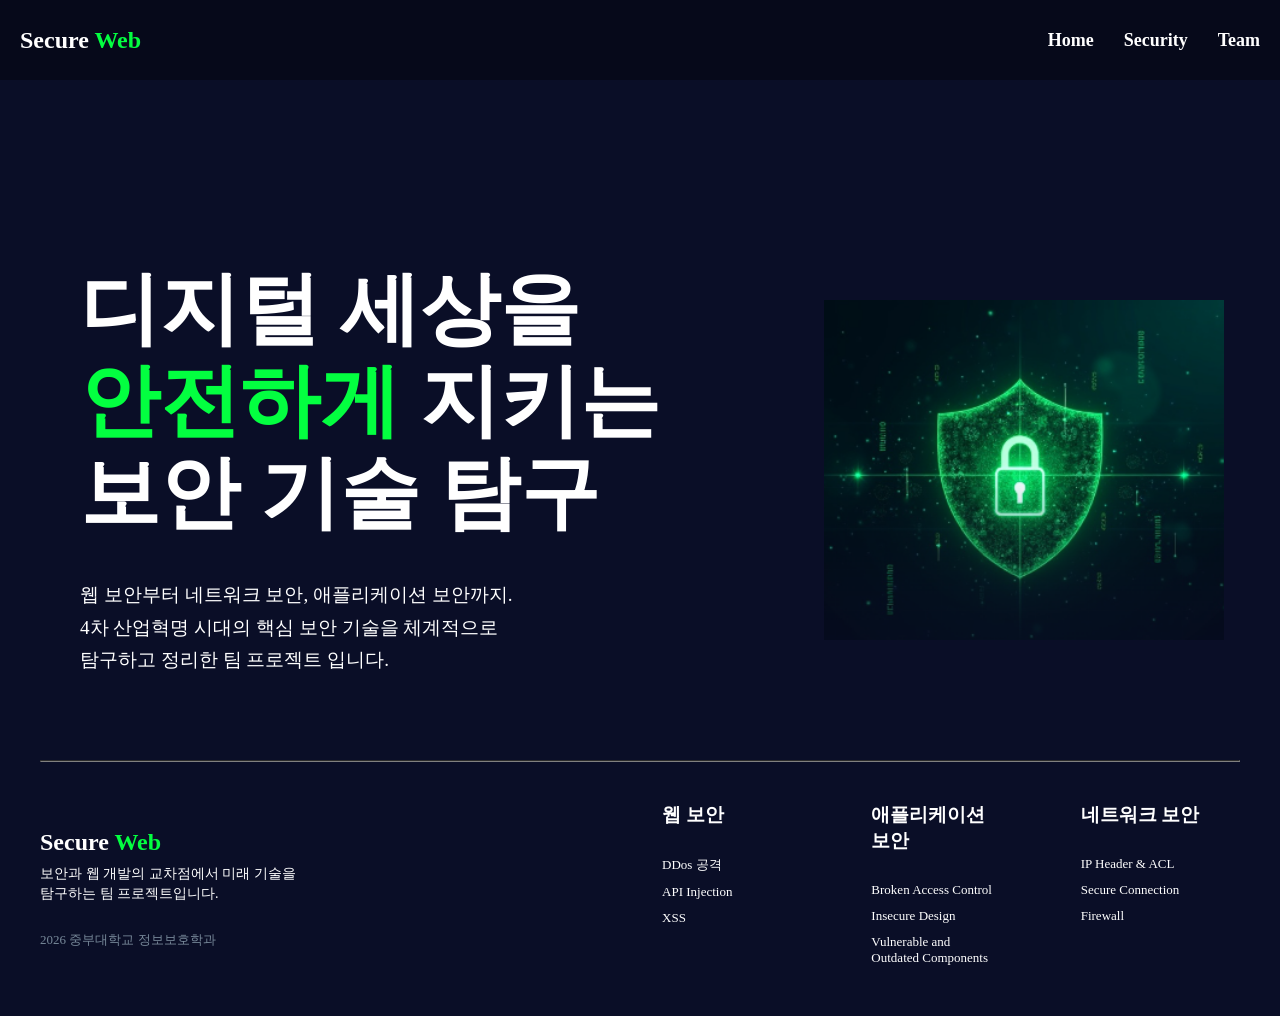
<file: index.html>
<!doctype html>
<html lang="en">
  <head>
    <meta charset="UTF-8" />
    <meta name="viewport" content="width=device-width, initial-scale=1.0" />
    <title>SecureWeb</title>
    <link rel="stylesheet" href="jungeun-style.css" />
  </head>
  <body>
    <nav class="navbar">
      <div class="container">
        <button class="more" id="menuBtn" aria-label="메뉴 열기">
          <span></span><span></span><span></span>
        </button>
        <div class="logo">
          <span class="logo-def">Secure </span
          ><span class="logo-high">Web</span>
        </div>
        <ul class="nav">
          <li><a href="index.html">Home</a></li>
          <li><a href="security.html">Security</a></li>
          <li><a href="team.html">Team</a></li>
        </ul>
      </div>
    </nav>

    <div class="mobile-menu" id="mobileMenu">
      <a href="index.html">Home</a>
      <a href="security.html">Security</a>
      <a href="team.html">Team</a>
    </div>

    <div class="main">
      <div class="top"></div>
      <div class="content">
        <div class="left">
          <div class="left-content">
            <div class="title">
              <h1>
                <span class="title-def">디지털 세상을<br /></span>
                <span class="title-high">안전하게 </span
                ><span class="title-def">지키는</span><br />
                <span class="title-def">보안 기술 탐구</span>
              </h1>
            </div>
            <div class="ex">
              <p>
                웹 보안부터 네트워크 보안, 애플리케이션 보안까지.<br />
                4차 산업혁명 시대의 핵심 보안 기술을 체계적으로<br />
                탐구하고 정리한 팀 프로젝트 입니다.
              </p>
            </div>
          </div>
        </div>
        <div class="right">
          <div class="right-content">
            <div class="right-image">
              <img src="img_1.png" alt="locker" />
            </div>
          </div>
        </div>
      </div>
      <div class="bottom">
        <hr />
        <div class="bottom-content">
          <div class="bottom-left">
            <div class="bottom-title">
              <h2>Secure <span class="bottom-high">Web</span></h2>
            </div>
            <div class="bottom-ex">
              <p>
                보안과 웹 개발의 교차점에서 미래 기술을<br />탐구하는 팀
                프로젝트입니다.
              </p>
            </div>
            <br />
            <div class="bottom-secure">2026 중부대학교 정보보호학과</div>
          </div>
          <div class="bottom-topics">
            <div class="bottom-web">
              <h3>웹 보안</h3>
              <br />
              <ul>
                <li>DDos 공격</li>
                <li>API Injection</li>
                <li>XSS</li>
              </ul>
            </div>
            <div class="bottom-app">
              <h3>애플리케이션 보안</h3>
              <br />
              <ul>
                <li>Broken Access Control</li>
                <li>Insecure Design</li>
                <li>Vulnerable and Outdated Components</li>
              </ul>
            </div>
            <div class="bottom-network">
              <h3>네트워크 보안</h3>
              <br />
              <ul>
                <li>IP Header & ACL</li>
                <li>Secure Connection</li>
                <li>Firewall</li>
              </ul>
            </div>
          </div>
        </div>
      </div>
    </div>

    
    </div>
  </body>
</html>
</file>
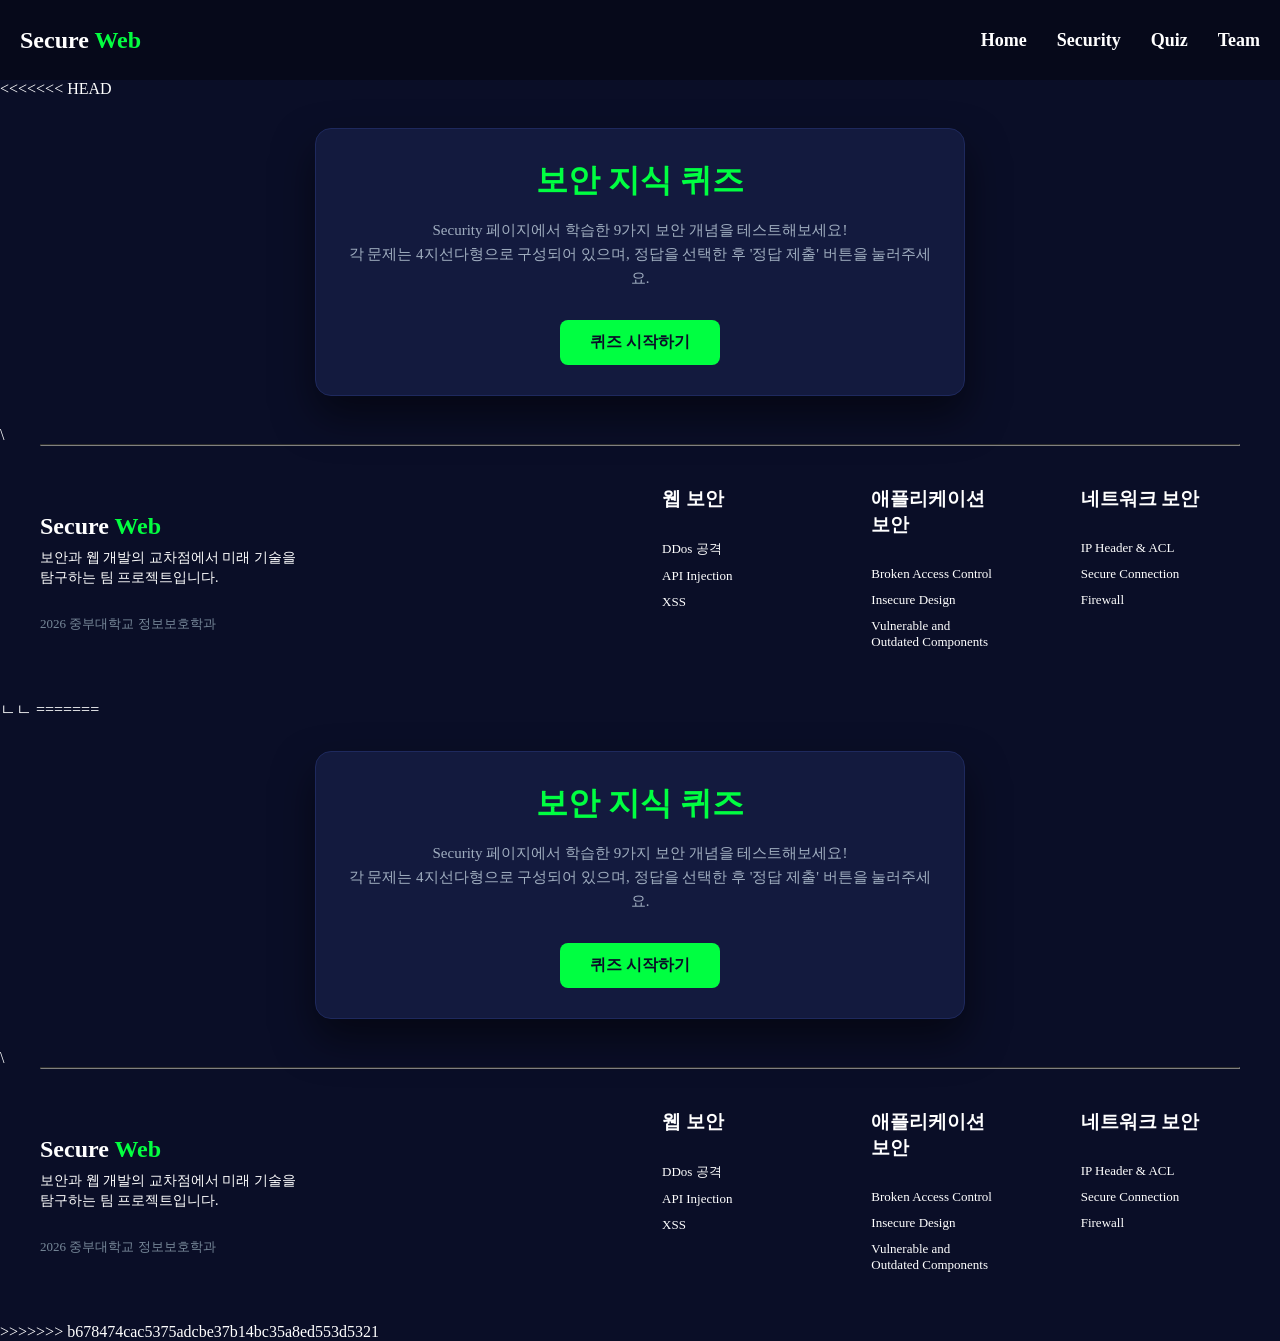
<file: quiz.html>
<<<<<<< HEAD
<!doctype html>
<html lang="en">
  <head>
    <meta charset="UTF-8" />
    <meta name="viewport" content="width=device-width, initial-scale=1.0" />
    <title>SecureWeb | Quiz</title>
    <link rel="stylesheet" href="style.css" />
    <style>
        /* 퀴즈 본문에 최적화된 다크 테마 보조 서식 */
        .quiz-body-wrapper {
            font-family: 'Segoe UI', Tahoma, Geneva, Verdana, sans-serif;
            color: #FFFFFF;
            display: flex;
            justify-content: center;
            align-items: center;
            padding: 40px 20px;
        }

        .quiz-container {
            background-color: #131A3E;
            width: 100%;
            max-width: 650px;
            border-radius: 16px;
            padding: 30px;
            box-shadow: 0 20px 40px rgba(0, 0, 0, 0.5);
            border: 1px solid #1E295D;
        }

        @media (max-width: 480px) {
            .quiz-container { padding: 20px; }
            .quiz-main-title { font-size: 24px !important; }
            .question-text { font-size: 18px !important; }
            .option-btn { padding: 12px !important; font-size: 14px; }
        }

        .hidden { display: none !important; }

        .quiz-main-title {
            color: #00FF41;
            text-align: center;
            margin-bottom: 15px;
            font-size: 32px;
            font-weight: bold;
        }

        .description {
            text-align: center;
            color: #A0AEC0;
            margin-bottom: 30px;
            line-height: 1.6;
            font-size: 15px;
        }

        .progress-container { margin-bottom: 20px; }
        .status-text {
            display: flex;
            justify-content: space-between;
            color: #A0AEC0;
            font-size: 14px;
            margin-bottom: 8px;
        }

        .progress-bar {
            background-color: #2D3748;
            height: 8px;
            border-radius: 4px;
            overflow: hidden;
        }

        .progress-fill {
            background-color: #00FF41;
            width: 0%;
            height: 100%;
            transition: width 0.3s ease;
        }

        .question-text {
            font-size: 22px;
            margin-bottom: 25px;
            line-height: 1.4;
            color: #FFFFFF;
        }

        .options-grid {
            display: flex;
            flex-direction: column;
            gap: 12px;
            margin-bottom: 25px;
        }

        .option-btn {
            background-color: #1A234D;
            color: #FFFFFF;
            border: 1px solid #2D3748;
            padding: 16px;
            border-radius: 10px;
            text-align: left;
            font-size: 16px;
            cursor: pointer;
            display: flex;
            align-items: center;
            width: 100%;
            transition: all 0.2s;
        }

        .option-btn.selected { border-color: #00FF41; background-color: #1A3A3A; }
        .option-btn.correct { border-color: #2ECC71; background-color: rgba(46, 204, 113, 0.2); color: #2ECC71; font-weight: bold; }
        .option-btn.wrong { border-color: #E74C3C; background-color: rgba(231, 76, 60, 0.2); color: #E74C3C; }

        .feedback-box {
            padding: 15px;
            border-radius: 4px;
            margin-bottom: 20px;
            font-size: 14px;
            line-height: 1.5;
            color: #FFFFFF;
        }

        .action-container {
            display: flex;
            justify-content: flex-end;
        }

        .action-btn {
            background-color: #00FF41;
            color: #0A0E27;
            border: none;
            padding: 12px 30px;
            font-size: 16px;
            font-weight: bold;
            border-radius: 8px;
            cursor: pointer;
        }

        .action-btn:disabled {
            background-color: #4A5568;
            color: #A0AEC0;
            cursor: not-allowed;
        }

        .score-box {
            background-color: #1A234D;
            padding: 30px;
            border-radius: 12px;
            max-width: 320px;
            margin: 25px auto;
            border: 1px solid #1E295D;
            text-align: center;
        }

        .score-num {
            font-size: 48px;
            font-weight: 800;
            color: #FFFFFF;
            margin-bottom: 5px;
        }

        .badge-text {
            display: inline-block;
            margin-top: 15px;
            padding: 6px 16px;
            background-color: #0A0E27;
            border-radius: 20px;
            font-weight: bold;
            border: 1px solid #2D3748;
        }
    </style>
  </head>
  <body>
    <nav class="navbar">
      <div class="container">
        <button class="more" id="menuBtn" aria-label="메뉴 열기">
          <span></span><span></span><span></span>
        </button>
        <div class="logo">
          <span class="logo-def">Secure </span
          ><span class="logo-high">Web</span>
        </div>
        <ul class="nav">
          <li><a href="index.html">Home</a></li>
          <li><a href="security.html">Security</a></li>
          <li><a href="quiz.html" class="active">Quiz</a></li>
          <li><a href="team.html">Team</a></li>
        </ul>
      </div>
    </nav>
    <div class="mobile-menu" id="mobileMenu">
      <a href="index.html">Home</a>
      <a href="security.html">Security</a>
      <a href="quiz.html">Quiz</a>
      <a href="team.html">Team</a>
    </div>

    <div class="quiz-section-wrapper">
        <div class="quiz-container" style="margin: 30px auto;">
            
            <div id="start-screen">
                <div class="quiz-main-title">보안 지식 퀴즈</div>
                <p class="description">
                    Security 페이지에서 학습한 9가지 보안 개념을 테스트해보세요!<br>
                    각 문제는 4지선다형으로 구성되어 있으며, 정답을 선택한 후 '정답 제출' 버튼을 눌러주세요.<br>
                </p>
                <div style="text-align: center;">
                    <button class="action-btn" id="start-btn">퀴즈 시작하기</button>
                </div>
            </div>

            <div id="quiz-screen" class="hidden">
                <div class="progress-container">
                    <div class="status-text">
                        <span id="question-counter">문제 1 / 9</span>
                        <span id="score-counter">현재 점수: 0점</span>
                    </div>
                    <div class="progress-bar">
                        <div class="progress-fill" id="progress-fill"></div>
                    </div>
                </div>

                <div class="question-text" id="question-text">질문 내용 로딩 중...</div>
                <div class="options-grid" id="options-container"></div>
                <div id="quiz-feedback-area"></div>

                <div class="action-container">
                    <button class="action-btn" id="next-btn" disabled>정답 제출</button>
                </div>
            </div>

            <div id="result-screen" class="hidden">
                <div class="quiz-main-title" style="text-align: center;">테스트 완료!</div>
                <p class="description" style="margin-bottom: 15px; text-align: center;">학습 결과를 확인해보세요.</p>
                
                <div class="score-box">
                    <div style="color: #A0AEC0; font-size: 12px; text-transform: uppercase; letter-spacing: 1px;">최종 점수</div>
                    <div class="score-num" id="final-percentage">0%</div>
                    <div style="color: #A0AEC0;" id="final-count">(0 / 9 문제 맞춤)</div>
                    <div class="badge-text" id="badge-text">등급: -</div>
                </div>

                <div style="text-align: center;">
                    <button class="action-btn" id="restart-btn" style="background-color: transparent; border: 2px solid #00FF41; color: #00FF41;">다시 도전하기</button>
                </div>
            </div>
        </div>
    </div>

    <script>
        // 모바일 메뉴 토글
        const menuBtn = document.getElementById('menuBtn');
        const mobileMenu = document.getElementById('mobileMenu');
        if (menuBtn && mobileMenu) {
            menuBtn.onclick = function() {
                if(mobileMenu.style.display === 'flex') {
                    mobileMenu.style.display = 'none';
                } else {
                    mobileMenu.style.display = 'flex';
                }
            };
        }

        // 퀴즈 데이터
        const quizData = [
            {
                question: "1. 여러 대의 좀비 PC를 동원해 특정 서버나 웹사이트에 대량의 트래픽을 한꺼번에 보내 서비스를 마비시키는 공격은?",
                options: ["API Injection", "XSS", "DDoS", "Broken Access Control"],
                answer: 2,
                explanation: "DDoS 공격은 집단적으로 트래픽을 몰아넣어 통로를 가로막고 시스템을 마비시킵니다."
            },
            {
                question: "2. API 엔드포인트를 통해 악의적인 데이터를 주입하여 서버 로직을 조작하거나 데이터베이스를 탈취하는 취약점은?",
                options: ["API Injection", "DDoS", "Insecure Design", "Firewall"],
                answer: 0,
                explanation: "입력값 검증 누락 시 공격자가 데이터를 주입해 로직을 조작하는 취약점입니다."
            },
            {
                question: "3. 웹사이트에 악의적인 스크립트를 삽입하여, 방문한 사용자의 브라우저에서 쿠키 탈취 등을 유도하는 공격은?",
                options: ["DDoS", "XSS", "Broken Access Control", "Firewall"],
                answer: 1,
                explanation: "XSS는 방문자의 브라우저에서 악성 코드가 실행되도록 하는 공격 방식입니다."
            },
            {
                question: "4. 사용자가 주어진 권한을 벗어나 타인의 데이터를 무단으로 열람, 수정, 삭제할 수 있게 되는 보안 취약점은?",
                options: ["Insecure Design", "Vulnerable Components", "Broken Access Control", "Secure Connection"],
                answer: 2,
                explanation: "액세스 제어가 취약하면 무단으로 데이터를 조작할 수 있는 권한 사고가 발생합니다."
            },
            {
                question: "5. 설계 단계에서 보안을 고려하지 않아, 개발 완료 후 코드를 수정해도 보안 취약점을 완벽히 방어하기 어려운 항목은?",
                options: ["Insecure Design", "XSS", "DDoS", "API Injection"],
                answer: 0,
                explanation: "설계 단계의 결함은 구현 단계에서의 수정만으로는 해결하기 어렵습니다."
            },
            {
                question: "6. 불필요한 기능이나 취약한 구버전 소프트웨어를 방치하여 발생하는 보안 위협은?",
                options: ["API Injection", "Vulnerable and Outdated Components", "Firewall", "Access Control"],
                answer: 1,
                explanation: "오래된 컴포넌트는 알려진 취약점이 많으므로 항상 최신화해야 합니다."
            },
            {
                question: "7. IP 주소를 확인하여 허락되지 않은 외부인의 접속을 네트워크 입구에서부터 막는 기술은?",
                options: ["XSS Filter", "Insecure Design", "IP Header & ACL", "TCP Session"],
                answer: 2,
                explanation: "IP 헤더 정보와 ACL 규칙을 통해 비인가 트래픽을 차단합니다."
            },
            {
                question: "8. TCP 연결 과정을 응용하여 진짜 사용자만 서버에 접속할 수 있도록 걸러내는 통로 보호 기술은?",
                options: ["Secure Connection", "API Injection", "Broken Access Control", "DDoS Attack"],
                answer: 0,
                explanation: "가짜 연결 요청을 판별하여 진짜 연결만 수립하도록 돕는 기술입니다."
            },
            {
                question: "9. 외부의 침입으로부터 내부 네트워크를 보호하기 위해 허가된 통신만 통과시키는 전통적인 경계 시스템은?",
                options: ["DDoS Filter", "Firewall", "ACL Node", "API Gateway"],
                answer: 1,
                explanation: "방화벽은 미리 정의된 보안 규칙에 따라 네트워크 트래픽을 제어합니다."
            }
        ];

        let currentIdx = 0;
        let score = 0;
        let selectedAnswer = null;
        let isSubmitted = false;

        const startScreen = document.getElementById('start-screen');
        const quizScreen = document.getElementById('quiz-screen');
        const resultScreen = document.getElementById('result-screen');
        const startBtn = document.getElementById('start-btn');
        const nextBtn = document.getElementById('next-btn');
        const restartBtn = document.getElementById('restart-btn');
        const questionCounter = document.getElementById('question-counter');
        const scoreCounter = document.getElementById('score-counter');
        const progressFill = document.getElementById('progress-fill');
        const questionText = document.getElementById('question-text');
        const optionsContainer = document.getElementById('options-container');
        const feedbackArea = document.getElementById('quiz-feedback-area');
        const finalPercentage = document.getElementById('final-percentage');
        const finalCount = document.getElementById('final-count');
        const badgeText = document.getElementById('badge-text');

        startBtn.onclick = function() { startQuiz(); };
        nextBtn.onclick = function() { handleAction(); };
        restartBtn.onclick = function() { startQuiz(); };

        function startQuiz() {
            currentIdx = 0;
            score = 0;
            selectedAnswer = null;
            isSubmitted = false;
            startScreen.className = 'hidden';
            resultScreen.className = 'hidden';
            quizScreen.className = '';
            showQuestion();
        }

        function showQuestion() {
            selectedAnswer = null;
            isSubmitted = false;
            nextBtn.innerText = "정답 제출";
            nextBtn.disabled = true;
            feedbackArea.innerHTML = "";

            const currentQuiz = quizData[currentIdx];
            questionCounter.innerText = "문제 " + (currentIdx + 1) + " / " + quizData.length;
            scoreCounter.innerText = "현재 점수: " + score + "점";
            progressFill.style.width = (((currentIdx + 1) / quizData.length) * 100) + "%";
            questionText.innerText = currentQuiz.question;

            optionsContainer.innerHTML = '';
            for (let i = 0; i < currentQuiz.options.length; i++) {
                const button = document.createElement('button');
                button.className = 'option-btn';
                // [수정] 보기 번호 제거하고 문항 텍스트만 출력
                button.innerText = currentQuiz.options[i];
                
                button.onmouseover = function() {
                    if (!isSubmitted && selectedAnswer !== i) {
                        button.style.backgroundColor = "#232F66";
                        button.style.borderColor = "#00FF41";
                    }
                };
                button.onmouseout = function() {
                    if (!isSubmitted && selectedAnswer !== i) {
                        button.style.backgroundColor = "#1A234D";
                        button.style.borderColor = "#2D3748";
                    }
                };
                button.onclick = function() { selectOption(i); };
                optionsContainer.appendChild(button);
            }
        }

        function selectOption(idx) {
            if (isSubmitted) return;
            selectedAnswer = idx;
            nextBtn.disabled = false;
            const buttons = optionsContainer.getElementsByTagName('button');
            for (let i = 0; i < buttons.length; i++) {
                if (i === idx) {
                    buttons[i].className = 'option-btn selected';
                } else {
                    buttons[i].className = 'option-btn';
                }
            }
        }

        function handleAction() {
            const currentQuiz = quizData[currentIdx];
            const buttons = optionsContainer.getElementsByTagName('button');

            if (!isSubmitted) {
                isSubmitted = true;
                
                // 버튼 상태: 정답은 초록, 오답은 빨강, 나머지는 비활성화
                for (let i = 0; i < buttons.length; i++) {
                    buttons[i].disabled = true;
                    if (i === currentQuiz.answer) {
                        buttons[i].className = 'option-btn correct';
                    } else if (i === selectedAnswer) {
                        buttons[i].className = 'option-btn wrong';
                    }
                }

                // [교재 정석] 박스 생성 및 스타일링
                const fBox = document.createElement('div');
                fBox.className = 'feedback-box';
                
                const fStrong = document.createElement('strong');
                fStrong.style.display = 'block';
                fStrong.style.marginBottom = '4px';
                
                const fSpan = document.createElement('span');
                let resultMsg = "";

                //정답 로직 판별 및 메시지/색상 제어
                if (selectedAnswer === currentQuiz.answer) {
                    score++;
                    scoreCounter.innerText = "현재 점수: " + score + "점";
                    
                    fStrong.innerText = "✅ 정답입니다!";
                    fStrong.style.color = "#00FF41";
                    fBox.style.backgroundColor = "#064e3b";
                    fBox.style.borderLeft = "4px solid #00FF41";
                    resultMsg = currentQuiz.explanation;
                } else {
                    fStrong.innerText = "❌ 오답입니다!";
                    fStrong.style.color = "#f87171";
                    fBox.style.backgroundColor = "#7f1d1d";
                    fBox.style.borderLeft = "4px solid #f87171";
                    resultMsg = "정답은 [" + currentQuiz.options[currentQuiz.answer] + "] 입니다. " + currentQuiz.explanation;
                }

                const textNode = document.createTextNode(resultMsg);
                fSpan.appendChild(textNode);
                fBox.appendChild(fStrong);
                fBox.appendChild(fSpan);
                feedbackArea.appendChild(fBox);

                if (currentIdx + 1 === quizData.length) {
                    nextBtn.innerText = "결과 보기";
                } else {
                    nextBtn.innerText = "다음 문제";
                }
            } else {
                currentIdx++;
                if (currentIdx < quizData.length) {
                    showQuestion();
                } else {
                    showResult();
                }
            }
        }

        function showResult() {
            quizScreen.className = 'hidden';
            resultScreen.className = '';
            const pct = Math.round((score / quizData.length) * 100);
            finalPercentage.innerText = pct + "%";
            finalCount.innerText = "(" + score + " / " + quizData.length + " 문제 맞춤)";
            let bName = "";
            let bColor = "";
            if (pct === 100) { bName = "보안"; bColor = "#00FF41"; }
            else if (pct >= 80) { bName = "우수"; bColor = "#3182CE"; }
            else if (pct >= 60) { bName = "기초"; bColor = "#DD6B20"; }
            else { bName = "다시 배우기"; bColor = "#E53E3E"; }
            badgeText.innerHTML = "등급: <span style='color: " + bColor + ";'>" + bName + "</span>";
        }
    </script>
  </body>
</html>
\

    <div class="bottom">
      <hr />
      <div class="bottom-content">
        <div class="bottom-left">
          <div class="bottom-title">
            <h2>Secure <span class="bottom-high">Web</span></h2>
          </div>
          <div class="bottom-ex">
            <p>
              보안과 웹 개발의 교차점에서 미래 기술을<br />탐구하는 팀
              프로젝트입니다.
            </p>
          </div>
          <br />
          <div class="bottom-secure">2026 중부대학교 정보보호학과</div>
        </div>
        <div class="bottom-topics">
          <div class="bottom-web">
            <h3>웹 보안</h3>
            <br />
            <ul>
              <li>DDos 공격</li>
              <li>API Injection</li>
              <li>XSS</li>
            </ul>
          </div>
          <div class="bottom-app">
            <h3>애플리케이션 보안</h3>
            <br />
            <ul>
              <li>Broken Access Control</li>
              <li>Insecure Design</li>
              <li>Vulnerable and Outdated Components</li>
            </ul>
          </div>
          <div class="bottom-network">
            <h3>네트워크 보안</h3>
            <br />
            <ul>
              <li>IP Header & ACL</li>
              <li>Secure Connection</li>
              <li>Firewall</li>
            </ul>
          </div>
        </div>
      </div>
    </div>
ㄴㄴ
=======
<!doctype html>
<html lang="en">
<head>
    <meta charset="UTF-8" />
    <meta name="viewport" content="width=device-width, initial-scale=1.0" />
    <title>SecureWeb | Quiz</title>
    <link rel="stylesheet" href="style.css" />
    <style>
        /* 퀴즈 본문에 최적화된 다크 테마 보조 서식 */
        .quiz-body-wrapper {
            font-family: 'Segoe UI', Tahoma, Geneva, Verdana, sans-serif;
            color: #FFFFFF;
            display: flex;
            justify-content: center;
            align-items: center;
            padding: 40px 20px;
        }

        .quiz-container {
            background-color: #131A3E;
            width: 100%;
            max-width: 650px;
            border-radius: 16px;
            padding: 30px;
            box-shadow: 0 20px 40px rgba(0, 0, 0, 0.5);
            border: 1px solid #1E295D;
        }

        @media (max-width: 480px) {
            .quiz-container { padding: 20px; }
            .quiz-main-title { font-size: 24px !important; }
            .question-text { font-size: 18px !important; }
            .option-btn { padding: 12px !important; font-size: 14px; }
        }

        .hidden { display: none !important; }

        .quiz-main-title {
            color: #00FF41;
            text-align: center;
            margin-bottom: 15px;
            font-size: 32px;
            font-weight: bold;
        }

        .description {
            text-align: center;
            color: #A0AEC0;
            margin-bottom: 30px;
            line-height: 1.6;
            font-size: 15px;
        }

        .progress-container { margin-bottom: 20px; }
        .status-text {
            display: flex;
            justify-content: space-between;
            color: #A0AEC0;
            font-size: 14px;
            margin-bottom: 8px;
        }

        .progress-bar {
            background-color: #2D3748;
            height: 8px;
            border-radius: 4px;
            overflow: hidden;
        }

        .progress-fill {
            background-color: #00FF41;
            width: 0%;
            height: 100%;
            transition: width 0.3s ease;
        }

        .question-text {
            font-size: 22px;
            margin-bottom: 25px;
            line-height: 1.4;
            color: #FFFFFF;
        }

        .options-grid {
            display: flex;
            flex-direction: column;
            gap: 12px;
            margin-bottom: 25px;
        }

        .option-btn {
            background-color: #1A234D;
            color: #FFFFFF;
            border: 1px solid #2D3748;
            padding: 16px;
            border-radius: 10px;
            text-align: left;
            font-size: 16px;
            cursor: pointer;
            display: flex;
            align-items: center;
            width: 100%;
            transition: all 0.2s;
        }

        .option-btn.selected { border-color: #00FF41; background-color: #1A3A3A; }
        .option-btn.correct { border-color: #2ECC71; background-color: rgba(46, 204, 113, 0.2); color: #2ECC71; font-weight: bold; }
        .option-btn.wrong { border-color: #E74C3C; background-color: rgba(231, 76, 60, 0.2); color: #E74C3C; }

        .feedback-box {
            padding: 15px;
            border-radius: 4px;
            margin-bottom: 20px;
            font-size: 14px;
            line-height: 1.5;
            color: #FFFFFF;
        }

        .action-container {
            display: flex;
            justify-content: flex-end;
        }

        .action-btn {
            background-color: #00FF41;
            color: #0A0E27;
            border: none;
            padding: 12px 30px;
            font-size: 16px;
            font-weight: bold;
            border-radius: 8px;
            cursor: pointer;
        }

        .action-btn:disabled {
            background-color: #4A5568;
            color: #A0AEC0;
            cursor: not-allowed;
        }

        .score-box {
            background-color: #1A234D;
            padding: 30px;
            border-radius: 12px;
            max-width: 320px;
            margin: 25px auto;
            border: 1px solid #1E295D;
            text-align: center;
        }

        .score-num {
            font-size: 48px;
            font-weight: 800;
            color: #FFFFFF;
            margin-bottom: 5px;
        }

        .badge-text {
            display: inline-block;
            margin-top: 15px;
            padding: 6px 16px;
            background-color: #0A0E27;
            border-radius: 20px;
            font-weight: bold;
            border: 1px solid #2D3748;
        }
    </style>
</head>
<body>
    <nav class="navbar">
    <div class="container">
        <button class="more" id="menuBtn" aria-label="메뉴 열기">
        <span></span><span></span><span></span>
        </button>
        <div class="logo">
        <span class="logo-def">Secure </span
        ><span class="logo-high">Web</span>
        </div>
        <ul class="nav">
        <li><a href="index.html">Home</a></li>
        <li><a href="security.html">Security</a></li>
        <li><a href="quiz.html" class="active">Quiz</a></li>
        <li><a href="team.html">Team</a></li>
        </ul>
    </div>
    </nav>
    <div class="mobile-menu" id="mobileMenu">
    <a href="index.html">Home</a>
    <a href="security.html">Security</a>
    <a href="quiz.html">Quiz</a>
    <a href="team.html">Team</a>
    </div>

    <div class="quiz-section-wrapper">
        <div class="quiz-container" style="margin: 30px auto;">
            
            <div id="start-screen">
                <div class="quiz-main-title">보안 지식 퀴즈</div>
                <p class="description">
                    Security 페이지에서 학습한 9가지 보안 개념을 테스트해보세요!<br>
                    각 문제는 4지선다형으로 구성되어 있으며, 정답을 선택한 후 '정답 제출' 버튼을 눌러주세요.<br>
                </p>
                <div style="text-align: center;">
                    <button class="action-btn" id="start-btn">퀴즈 시작하기</button>
                </div>
            </div>

            <div id="quiz-screen" class="hidden">
                <div class="progress-container">
                    <div class="status-text">
                        <span id="question-counter">문제 1 / 9</span>
                        <span id="score-counter">현재 점수: 0점</span>
                    </div>
                    <div class="progress-bar">
                        <div class="progress-fill" id="progress-fill"></div>
                    </div>
                </div>

                <div class="question-text" id="question-text">질문 내용 로딩 중...</div>
                <div class="options-grid" id="options-container"></div>
                <div id="quiz-feedback-area"></div>

                <div class="action-container">
                    <button class="action-btn" id="next-btn" disabled>정답 제출</button>
                </div>
            </div>

            <div id="result-screen" class="hidden">
                <div class="quiz-main-title" style="text-align: center;">테스트 완료!</div>
                <p class="description" style="margin-bottom: 15px; text-align: center;">학습 결과를 확인해보세요.</p>
                
                <div class="score-box">
                    <div style="color: #A0AEC0; font-size: 12px; text-transform: uppercase; letter-spacing: 1px;">정답률</div>
                    <div class="score-num" id="final-percentage">0%</div>
                    <div style="color: #A0AEC0;" id="final-count">(0 / 9 문제 맞춤)</div>
                </div>

                <div style="text-align: center;">
                    <button class="action-btn" id="restart-btn" style="background-color: transparent; border: 2px solid #00FF41; color: #00FF41;">다시 도전하기</button>
                </div>
            </div>
        </div>
    </div>

    <script>
        // 모바일 메뉴 토글
        const menuBtn = document.getElementById('menuBtn');
        const mobileMenu = document.getElementById('mobileMenu');
        if (menuBtn && mobileMenu) {
            menuBtn.onclick = function() {
                if(mobileMenu.style.display === 'flex') {
                    mobileMenu.style.display = 'none';
                } else {
                    mobileMenu.style.display = 'flex';
                }
            };
        }

        // 퀴즈 데이터
        const quizData = [
            {
                question: "1. 여러 대의 좀비 PC를 동원해 특정 서버나 웹사이트에 대량의 트래픽을 한꺼번에 보내 서비스를 마비시키는 공격은?",
                options: ["API Injection", "XSS", "DDoS 공격", "Broken Access Control"],
                answer: 2,
                explanation: "DDoS 공격은 집단적으로 트래픽을 몰아넣어 통로를 가로막고 시스템을 마비시킵니다."
            },
            {
                question: "2. API 엔드포인트를 통해 악의적인 데이터를 주입하여 서버 로직을 조작하거나 데이터베이스를 탈취하는 취약점은?",
                options: ["API Injection", "DDoS 공격", "Insecure Design", "Firewall"],
                answer: 0,
                explanation: "입력값 검증 누락 시 공격자가 데이터를 주입해 로직을 조작하는 취약점입니다."
            },
            {
                question: "3. 웹사이트에 악의적인 스크립트를 삽입하여, 방문한 사용자의 브라우저에서 쿠키 탈취 등을 유도하는 공격은?",
                options: ["DDoS 공격", "XSS", "Broken Access Control", "Firewall"],
                answer: 1,
                explanation: "XSS는 방문자의 브라우저에서 악성 코드가 실행되도록 하는 공격 방식입니다."
            },
            {
                question: "4. 사용자가 주어진 권한을 벗어나 타인의 데이터를 무단으로 열람, 수정, 삭제할 수 있게 되는 보안 취약점은?",
                options: ["Insecure Design", "Vulnerable Components", "Broken Access Control", "Secure Connection"],
                answer: 2,
                explanation: "액세스 제어가 취약하면 무단으로 데이터를 조작할 수 있는 권한 사고가 발생합니다."
            },
            {
                question: "5. 설계 단계에서 보안을 고려하지 않아, 개발 완료 후 코드를 수정해도 보안 취약점을 완벽히 방어하기 어려운 항목은?",
                options: ["Insecure Design", "XSS", "DDoS", "API Injection"],
                answer: 0,
                explanation: "설계 단계의 결함은 구현 단계에서의 수정만으로는 해결하기 어렵습니다."
            },
            {
                question: "6. 불필요한 기능이나 취약한 구버전 소프트웨어를 방치하여 발생하는 보안 위협은?",
                options: ["API Injection", "Vulnerable and Outdated Components", "Firewall", "Access Control"],
                answer: 1,
                explanation: "오래된 컴포넌트는 알려진 취약점이 많으므로 항상 최신화해야 합니다."
            },
            {
                question: "7. IP 주소를 확인하여 허락되지 않은 외부인의 접속을 네트워크 입구에서부터 막는 기술은?",
                options: ["XSS Filter", "Insecure Design", "IP Header & ACL", "TCP Session"],
                answer: 2,
                explanation: "IP 헤더 정보와 ACL 규칙을 통해 비인가 트래픽을 차단합니다."
            },
            {
                question: "8. TCP 연결 과정을 응용하여 진짜 사용자만 서버에 접속할 수 있도록 걸러내는 통로 보호 기술은?",
                options: ["Secure Connection", "API Injection", "Broken Access Control", "DDoS Attack"],
                answer: 0,
                explanation: "가짜 연결 요청을 판별하여 진짜 연결만 수립하도록 돕는 기술입니다."
            },
            {
                question: "9. 외부의 침입으로부터 내부 네트워크를 보호하기 위해 허가된 통신만 통과시키는 전통적인 경계 시스템은?",
                options: ["DDoS Filter", "Firewall", "ACL Node", "API Gateway"],
                answer: 1,
                explanation: "방화벽은 미리 정의된 보안 규칙에 따라 네트워크 트래픽을 제어합니다."
            }
        ];

        let currentIdx = 0;
        let score = 0;
        let selectedAnswer = null;
        let isSubmitted = false;

        const startScreen = document.getElementById('start-screen');
        const quizScreen = document.getElementById('quiz-screen');
        const resultScreen = document.getElementById('result-screen');
        const startBtn = document.getElementById('start-btn');
        const nextBtn = document.getElementById('next-btn');
        const restartBtn = document.getElementById('restart-btn');
        const questionCounter = document.getElementById('question-counter');
        const scoreCounter = document.getElementById('score-counter');
        const progressFill = document.getElementById('progress-fill');
        const questionText = document.getElementById('question-text');
        const optionsContainer = document.getElementById('options-container');
        const feedbackArea = document.getElementById('quiz-feedback-area');
        const finalPercentage = document.getElementById('final-percentage');
        const finalCount = document.getElementById('final-count');
        const badgeText = document.getElementById('badge-text');

        startBtn.onclick = function() { startQuiz(); };
        nextBtn.onclick = function() { handleAction(); };
        restartBtn.onclick = function() { startQuiz(); };

        function startQuiz() {
            currentIdx = 0;
            score = 0;
            selectedAnswer = null;
            isSubmitted = false;
            startScreen.className = 'hidden';
            resultScreen.className = 'hidden';
            quizScreen.className = '';
            showQuestion();
        }

        function showQuestion() {
            selectedAnswer = null;
            isSubmitted = false;
            nextBtn.innerText = "정답 제출";
            nextBtn.disabled = true;
            feedbackArea.innerHTML = "";

            const currentQuiz = quizData[currentIdx];
            questionCounter.innerText = "문제 " + (currentIdx + 1) + " / " + quizData.length;
            scoreCounter.innerText = "현재 점수: " + score + "점";
            progressFill.style.width = (((currentIdx + 1) / quizData.length) * 100) + "%";
            questionText.innerText = currentQuiz.question;

            optionsContainer.innerHTML = '';
            for (let i = 0; i < currentQuiz.options.length; i++) {
                const button = document.createElement('button');
                button.className = 'option-btn';
                // [수정] 보기 번호 제거하고 문항 텍스트만 출력
                button.innerText = currentQuiz.options[i];
                
                button.onmouseover = function() {
                    if (!isSubmitted && selectedAnswer !== i) {
                        button.style.backgroundColor = "#232F66";
                        button.style.borderColor = "#00FF41";
                    }
                };
                button.onmouseout = function() {
                    if (!isSubmitted && selectedAnswer !== i) {
                        button.style.backgroundColor = "#1A234D";
                        button.style.borderColor = "#2D3748";
                    }
                };
                button.onclick = function() { selectOption(i); };
                optionsContainer.appendChild(button);
            }
        }

        function selectOption(idx) {
            if (isSubmitted) return;
            selectedAnswer = idx;
            nextBtn.disabled = false;
            const buttons = optionsContainer.getElementsByTagName('button');
            for (let i = 0; i < buttons.length; i++) {
                if (i === idx) {
                    buttons[i].className = 'option-btn selected';
                } else {
                    buttons[i].className = 'option-btn';
                }
            }
        }

        function handleAction() {
            const currentQuiz = quizData[currentIdx];
            const buttons = optionsContainer.getElementsByTagName('button');

            if (!isSubmitted) {
                isSubmitted = true;
                
                // 버튼 상태: 정답은 초록, 오답은 빨강, 나머지는 비활성화
                for (let i = 0; i < buttons.length; i++) {
                    buttons[i].disabled = true;
                    if (i === currentQuiz.answer) {
                        buttons[i].className = 'option-btn correct';
                    } else if (i === selectedAnswer) {
                        buttons[i].className = 'option-btn wrong';
                    }
                }

                // [교재 정석] 박스 생성 및 스타일링
                const fBox = document.createElement('div');
                fBox.className = 'feedback-box';
                
                const fStrong = document.createElement('strong');
                fStrong.style.display = 'block';
                fStrong.style.marginBottom = '4px';
                
                const fSpan = document.createElement('span');
                let resultMsg = "";

                //정답 로직 판별 및 메시지/색상 제어
                if (selectedAnswer === currentQuiz.answer) {
                    score++;
                    scoreCounter.innerText = "현재 점수: " + score + "점";
                    
                    fStrong.innerText = "정답입니다!";
                    fStrong.style.color = "#00FF41";
                    fBox.style.backgroundColor = "#064e3b";
                    fBox.style.borderLeft = "4px solid #00FF41";
                    resultMsg = currentQuiz.explanation;
                } else {
                    fStrong.innerText = "오답입니다!";
                    fStrong.style.color = "#f87171";
                    fBox.style.backgroundColor = "#7f1d1d";
                    fBox.style.borderLeft = "4px solid #f87171";
                    resultMsg = "정답은 [" + currentQuiz.options[currentQuiz.answer] + "] 입니다. " + currentQuiz.explanation;
                }

                const textNode = document.createTextNode(resultMsg);
                fSpan.appendChild(textNode);
                fBox.appendChild(fStrong);
                fBox.appendChild(fSpan);
                feedbackArea.appendChild(fBox);

                if (currentIdx + 1 === quizData.length) {
                    nextBtn.innerText = "결과 보기";
                } else {
                    nextBtn.innerText = "다음 문제";
                }
            } else {
                currentIdx++;
                if (currentIdx < quizData.length) {
                    showQuestion();
                } else {
                    showResult();
                }
            }
        }

        function showResult() {
            quizScreen.className = 'hidden';
            resultScreen.className = '';
            const pct = Math.round((score / quizData.length) * 100);
            finalPercentage.innerText = pct + "%";
            finalCount.innerText = "(" + score + " / " + quizData.length + " 문제 맞춤)";
        }
    </script>
</body>
</html>
\

    <div class="bottom">
    <hr />
    <div class="bottom-content">
        <div class="bottom-left">
        <div class="bottom-title">
            <h2>Secure <span class="bottom-high">Web</span></h2>
        </div>
        <div class="bottom-ex">
            <p>
            보안과 웹 개발의 교차점에서 미래 기술을<br />탐구하는 팀
            프로젝트입니다.
            </p>
        </div>
        <br />
        <div class="bottom-secure">2026 중부대학교 정보보호학과</div>
        </div>
        <div class="bottom-topics">
        <div class="bottom-web">
            <h3>웹 보안</h3>
            <br />
            <ul>
            <li>DDos 공격</li>
            <li>API Injection</li>
            <li>XSS</li>
            </ul>
        </div>
        <div class="bottom-app">
            <h3>애플리케이션 보안</h3>
            <br />
            <ul>
            <li>Broken Access Control</li>
            <li>Insecure Design</li>
            <li>Vulnerable and Outdated Components</li>
            </ul>
        </div>
        <div class="bottom-network">
            <h3>네트워크 보안</h3>
            <br />
            <ul>
            <li>IP Header & ACL</li>
            <li>Secure Connection</li>
            <li>Firewall</li>
            </ul>
        </div>
        </div>
    </div>
    </div> 
>>>>>>> b678474cac5375adcbe37b14bc35a8ed553d5321
</file>
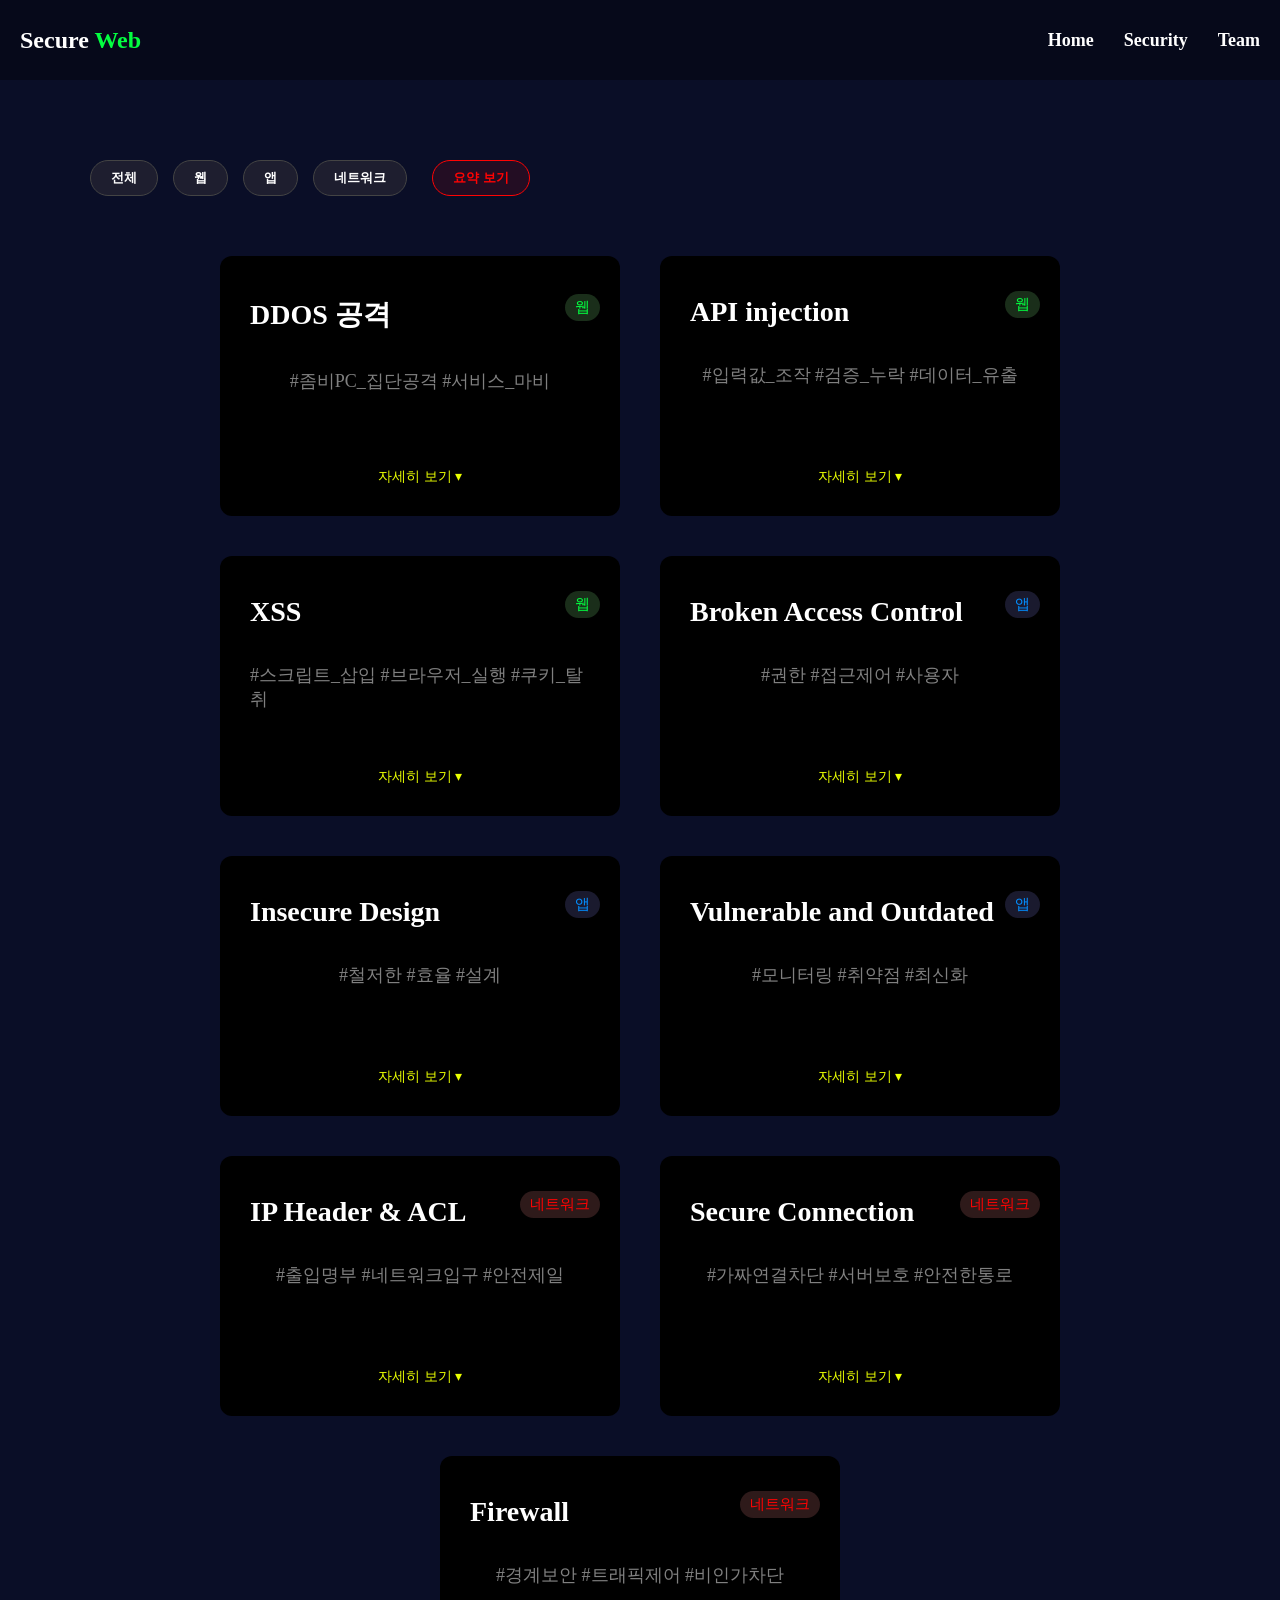
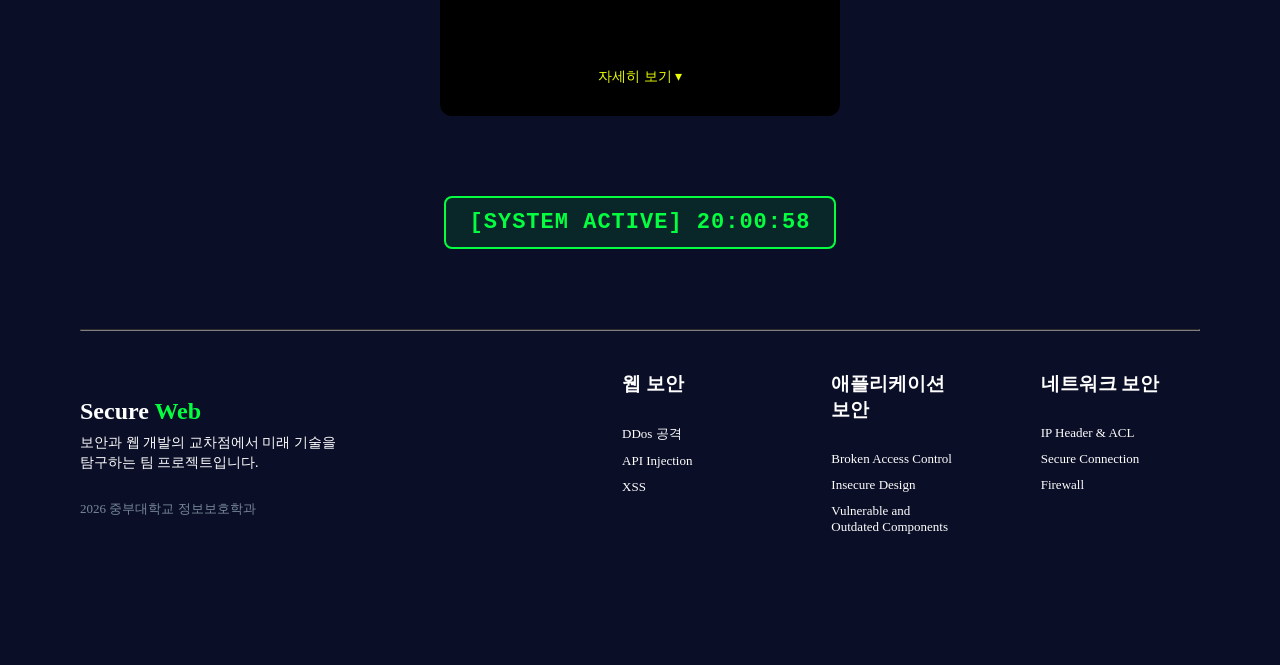
<file: security.html>
<!doctype html>
<html lang="en">
  <head>
    <meta charset="UTF-8" />
    <meta name="viewport" content="width=device-width, initial-scale=1.0" />
    <title>SecureWeb | Security</title>
    <link rel="stylesheet" href="jungeun-style.css" />
  </head>
  <body>
    <nav class="navbar">
      <div class="container">
        <button class="more" id="menuBtn" aria-label="메뉴 열기">
          <span></span><span></span><span></span>
        </button>
        <div class="logo">
          <span class="logo-def">Secure </span
          ><span class="logo-high">Web</span>
        </div>
        <ul class="nav">
          <li><a href="index.html">Home</a></li>
          <li><a href="security.html">Security</a></li>
          <li><a href="team.html">Team</a></li>
        </ul>
      </div>
    </nav>

    <div class="mobile-menu" id="mobileMenu">
      <a href="index.html">Home</a>
      <a href="security.html">Security</a>
      <a href="team.html">Team</a>
    </div>

    <div class="box-container">
      <div class="filter-container">
        <button class="filter-btn" data-filter="전체">전체</button>
        <button class="filter-btn" data-filter="웹">웹</button>
        <button class="filter-btn" data-filter="앱">앱</button>
        <button class="filter-btn" data-filter="네트워크">네트워크</button>
        <button class="summary-btn" id="summaryBtn">요약 보기</button>
      </div>

      <div class="box">
        <div class="box-top">
          <h1>DDOS 공격</h1>
          <span class="category-tag1">웹</span>
        </div>
        <p>#좀비PC_집단공격 #서비스_마비</p>
        <span class="toggle">자세히 보기 ▾</span>
        <p class="desc">
          DDoS(분산 서비스 거부) 공격은 여러 대의 컴퓨터를 동원해 특정 서버나
          웹사이트에 비정상적으로 많은 트래픽을 한꺼번에 보내서, 시스템을
          마비시키고 일반 사용자들이 이용하지 못하게 만드는 공격입니다. 쉽게
          말해, 좁은 입구에 수많은 사람을 몰아넣어 아무도 출입하지 못하게
          가로막는 것과 비슷합니다.
        </p>
      </div>

      <div class="box">
        <div class="box-top">
          <h1>API injection</h1>
          <span class="category-tag1">웹</span>
        </div>
        <p>#입력값_조작 #검증_누락 #데이터_유출</p>
        <span class="toggle">자세히 보기 ▾</span>
        <p class="desc">
          공격자가 API 엔드포인트를 통해 악의적인 데이터를 주입하여 서버 측의
          로직을 조작하거나, 데이터베이스를 탈취하고, 시스템 명령을 실행하는
          보안 취약점을 말합니다.유형으론 SQL injection,NoSQL 인젝션,명령어
          인젝션,등이 있다.
        </p>
      </div>

      <div class="box">
        <div class="box-top">
          <h1>XSS</h1>
          <span class="category-tag1">웹</span>
        </div>
        <p>#스크립트_삽입 #브라우저_실행 #쿠키_탈취</p>
        <span class="toggle">자세히 보기 ▾</span>
        <p class="desc">
          악의적인 스크립트를 몰래 올려두어, 그 글을 클릭한 다른 사용자의
          브라우저에서 해당 코드가 실행되게 만드는 공격입니다.이 공격을 통해
          사용자의 로그인 세션 정보를 탈취하거나, 가짜 화면을 띄워 개인정보를
          직접 입력하도록 유도하는 등 방문자를 직접적인 타깃으로 삼는 것이
          특징입니다.
        </p>
      </div>

      <div class="box">
        <div class="box-top">
          <h1>Broken Access Control</h1>
          <span class="category-tag2">앱</span>
        </div>
        <p>#권한 #접근제어 #사용자</p>
        <span class="toggle">자세히 보기 ▾</span>
        <p class="desc">
          액세스 제어가 취약하면 사용자는 주어진 권한을 벗어나 모든 데이터를
          무단으로 열람∙수정 혹은 삭제할 수 있습니다. 대응 방안으로는 모든
          리소스에 대한 접근 제어를 철저히 하고, 사용자에게 최소한의 권한만을
          부여해야 합니다.
        </p>
      </div>

      <div class="box">
        <div class="box-top">
          <h1>Insecure Design</h1>
          <span class="category-tag2">앱</span>
        </div>
        <p>#철저한 #효율 #설계</p>
        <span class="toggle">자세히 보기 ▾</span>
        <p class="desc">
          안전하지 않게 설계된 애플리케이션은 개발 완료 후 코드를 수정하여도
          보안 함을 완벽히 방어하는데 한계가 있습니다. 따라서 설계 단계에서부터
          보안을 적절히 고려해야 합니다.
        </p>
      </div>

      <div class="box">
        <div class="box-top">
          <h1>Vulnerable and Outdated</h1>
          <span class="category-tag2">앱</span>
        </div>
        <p>#모니터링 #취약점 #최신화</p>
        <span class="toggle">자세히 보기 ▾</span>
        <p class="desc">
          이를 방지하기 위해서는 불필요한 기능, 구성요소, 파일 등을 삭제할
          필요가 있습니다. 또한 지속적인 모니터링으로 취약한 소프트웨어가
          사용되고 있는지 확인해야합니다.
        </p>
      </div>

      <div class="box">
        <div class="box-top">
          <h1>IP Header & ACL</h1>
          <span class="category-tag3">네트워크</span>
        </div>
        <p>#출입명부 #네트워크입구 #안전제일</p>
        <span class="toggle">자세히 보기 ▾</span>
        <p class="desc">
          네트워크 통신의 기본인 IP 주소를 확인하여 허락되지 않은 외부인의
          접속을 입구에서부터 막는 기술입니다. IP 헤더 정보를 활용해 '누가
          들어오고 나갈 수 있는지' 규칙을 세우는 네트워크 보안의 가장 기초적인
          첫걸음입니다.
        </p>
      </div>

      <div class="box">
        <div class="box-top">
          <h1>Secure Connection</h1>
          <span class="category-tag3">네트워크</span>
        </div>
        <p>#가짜연결차단 #서버보호 #안전한통로</p>
        <span class="toggle">자세히 보기 ▾</span>
        <p class="desc">
          서버에 가짜 연결 요청을 수없이 보내서 서버를 마비시키는 공격을
          막아내는 기술입니다. TCP의 연결 과정을 응용하여 진짜 사용자만 서버에
          접속할 수 있도록 걸러내어 중단 없는 서비스를 보장합니다.
        </p>
      </div>

      <div class="box">
        <div class="box-top">
          <h1>Firewall</h1>
          <span class="category-tag3">네트워크</span>
        </div>
        <p>#경계보안 #트래픽제어 #비인가차단</p>
        <span class="toggle">자세히 보기 ▾</span>
        <p class="desc">
          신뢰할 수 없는 외부의 침입으로부터 내부 네트워크를 보호하기 위해,
          허가되지 않은 트래픽은 막고 허가된 통신만 통과시키는 가장 기본적인
          보안 시스템입니다.
        </p>
      </div>

      <div class="clock-container">
        <div id="systemClock">[SYSTEM ACTIVE] 00:00:00</div>
      </div>

      <div class="bottom">
        <hr />
        <div class="bottom-content">
          <div class="bottom-left">
            <div class="bottom-title">
              <h2>Secure <span class="bottom-high">Web</span></h2>
            </div>
            <div class="bottom-ex">
              <p>
                보안과 웹 개발의 교차점에서 미래 기술을<br />탐구하는 팀
                프로젝트입니다.
              </p>
            </div>
            <br />
            <div class="bottom-secure">2026 중부대학교 정보보호학과</div>
          </div>
          <div class="bottom-topics">
            <div class="bottom-web">
              <h3>웹 보안</h3>
              <br />
              <ul>
                <li>DDos 공격</li>
                <li>API Injection</li>
                <li>XSS</li>
              </ul>
            </div>
            <div class="bottom-app">
              <h3>애플리케이션 보안</h3>
              <br />
              <ul>
                <li>Broken Access Control</li>
                <li>Insecure Design</li>
                <li>Vulnerable and Outdated Components</li>
              </ul>
            </div>
            <div class="bottom-network">
              <h3>네트워크 보안</h3>
              <br />
              <ul>
                <li>IP Header & ACL</li>
                <li>Secure Connection</li>
                <li>Firewall</li>
              </ul>
            </div>
          </div>
        </div>
      </div>
    </div>

    <div class="modal-overlay" id="summaryModal">
      <div class="modal-content" id="modalContent">
        <div class="modal-bg bg-danger"></div>
        <div class="modal-bg bg-secure"></div>

        <div class="modal-text-overlay">
          <div class="text-layer text-danger">
            <h2 class="danger-title">
              [SYSTEM DANGER] 방치된 환경의 치명적 위협
            </h2>
            <div class="danger-list">
              <p>
                <strong>[Web]</strong> DDoS 폭주 / API 데이터 무단 탈취 / XSS
                감염
              </p>
              <p>
                <strong>[App]</strong> 권한 무단 획득 / 설계 결함 악용 / 구버전
                취약점
              </p>
              <p>
                <strong>[Network]</strong> 비인가 침입 / 가짜 연결 폭주 / 방화벽
                무력화
              </p>
            </div>
          </div>

          <div class="text-layer text-secure">
            <h2 class="secure-title">[SYSTEM SECURE] SecureWeb 방어 가동</h2>
            <div class="secure-list">
              <p>
                <strong>[Web]</strong> 비정상 트래픽 차단 / 입력값 철저 검증 /
                스크립트 원천 방어
              </p>
              <p>
                <strong>[App]</strong> 무결점 접근 제어(ACL) / 시큐어 코딩 /
                실시간 모니터링
              </p>
              <p>
                <strong>[Network]</strong> 허가된 IP만 통과 / 암호화 연결 / 철통
                방화벽 구축
              </p>
            </div>
          </div>
        </div>
      </div>
    </div>

    <script src="javascrpit.js"></script>
  </body>
</html>
</file>
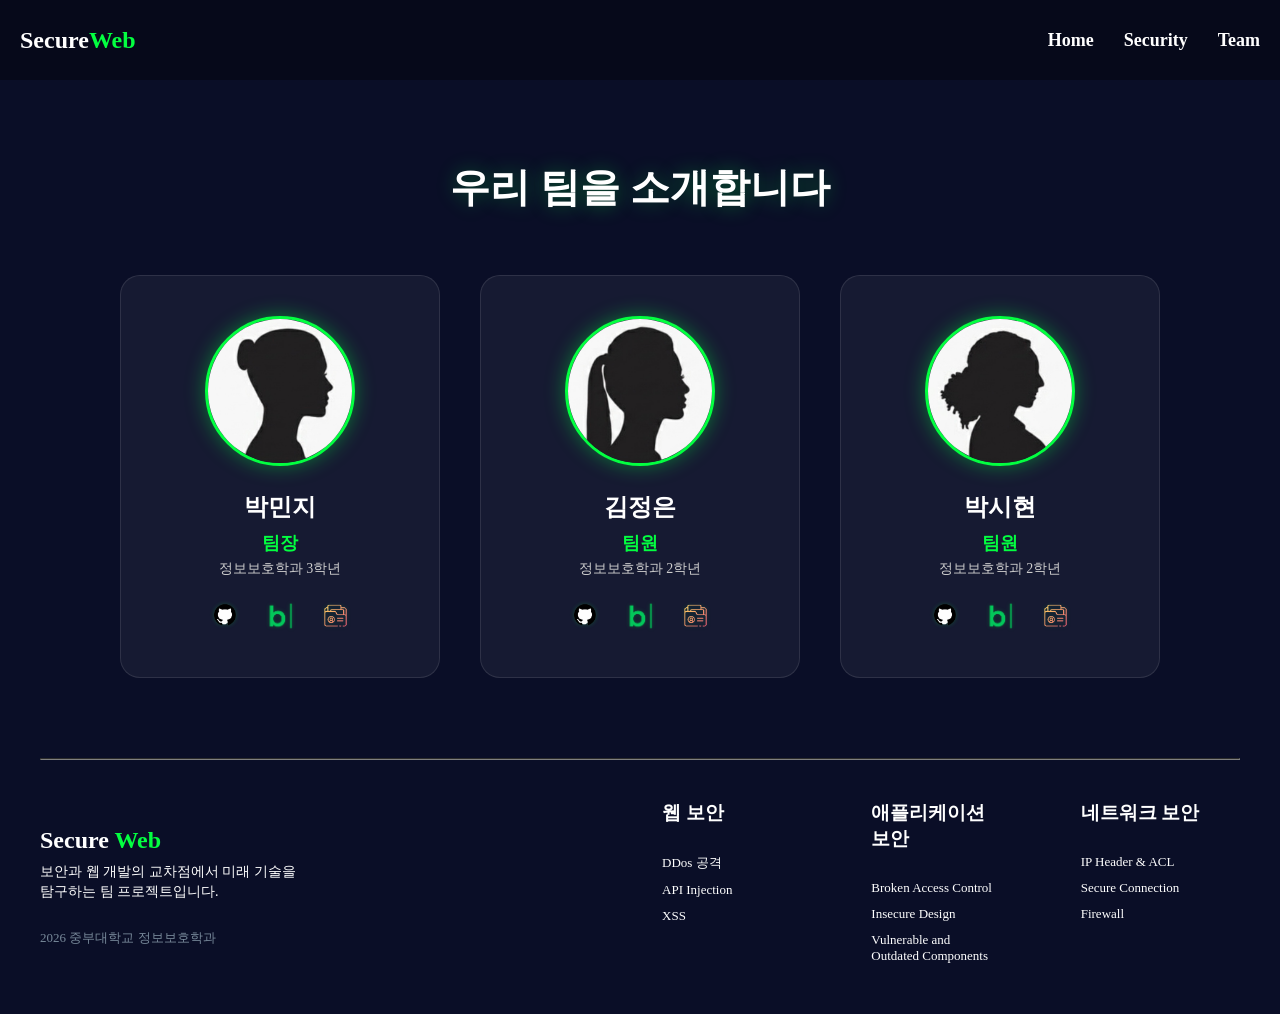
<file: team.html>
<!doctype html>
<html lang="ko">
  <head>
    <meta charset="UTF-8" />
    <title>SecureWeb | Team</title>
    <link rel="stylesheet" href="style.css" />
  </head>

  <body>
    <nav class="navbar">
      <div class="container">
        <button class="more" id="menuBtn" aria-label="메뉴 열기">
          <span></span><span></span><span></span>
        </button>
        <div class="logo">
          <span class="logo-def">Secure</span
          ><span class="logo-high">Web</span>
        </div>
        <ul class="nav">
          <li><a href="index.html">Home</a></li>
          <li><a href="security.html">Security</a></li>
          <li><a href="team.html">Team</a></li>
        </ul>

        <ul class="mobile-menu" id="mobileMenu">
          <li><a href="index.html">Home</a></li>
          <li><a href="security.html">Security</a></li>
          <li><a href="team.html">Team</a></li>
        </ul>
      </div>
    </nav>

    <section class="team-intro-section">
      <h1 class="team-title">우리 팀을 소개합니다</h1>

      <div class="team-grid">
        <div class="team-card">
          <div class="team-profile-glow">
            <img src="images/minji.jpg" alt="박민지" />
          </div>
          <h3 class="team-name">박민지</h3>
          <p class="team-role">팀장</p>
          <p class="team-univ">정보보호학과 3학년</p>
          <div class="team-links">
            <a
              href="https://github.com/pmj2744"
              target="_blank"
              class="icon-btn"
            >
              <img src="git.png" alt="GitHub" />
            </a>
            <a
              href="https://blog.naver.com/pmj2744"
              target="_blank"
              class="icon-btn"
            >
              <img src="blog.png" alt="Blog" />
            </a>
            <a
              href="https://my-portfolio-omega-one-16.vercel.app/"
              target="_blank"
              class="icon-btn"
            >
              <img src="fortfolio.png" alt="Portfolio" />
            </a>
          </div>
        </div>

        <div class="team-card">
          <div class="team-profile-glow">
            <img src="images/jungeun.jpg" alt="김정은" />
          </div>
          <h3 class="team-name">김정은</h3>
          <p class="team-role">팀원</p>
          <p class="team-univ">정보보호학과 2학년</p>
          <div class="team-links">
            <a
              href="https://github.com/kimjungeunn"
              target="_blank"
              class="icon-btn"
            >
              <img src="git.png" alt="GitHub" />
            </a>
            <a
              href="https://kje0408blog.tistory.com/"
              target="_blank"
              class="icon-btn"
            >
              <img src="blog.png" alt="Blog" />
            </a>
            <a
              href="https://hcjportpilo.vercel.app/"
              target="_blank"
              class="icon-btn"
            >
              <img src="fortfolio.png" alt="Portfolio" />
            </a>
          </div>
        </div>

        <div class="team-card">
          <div class="team-profile-glow">
            <img src="images/sihyun.jpg" alt="박시현" />
          </div>
          <h3 class="team-name">박시현</h3>
          <p class="team-role">팀원</p>
          <p class="team-univ">정보보호학과 2학년</p>
          <div class="team-links">
            <a
              href="https://github.com/parksshh14"
              target="_blank"
              class="icon-btn"
            >
              <img src="git.png" alt="GitHub" />
            </a>
            <a
              href="https://velog.io/@parksshh14/posts"
              target="_blank"
              class="icon-btn"
            >
              <img src="blog.png" alt="Blog" />
            </a>
            <a
              href="https://jbu-parksh.vercel.app"
              target="_blank"
              class="icon-btn"
            >
              <img src="fortfolio.png" alt="Portfolio" />
            </a>
          </div>
        </div>
      </div>
    </section>

    <div class="bottom">
      <hr />
      <div class="bottom-content">
        <div class="bottom-left">
          <div class="bottom-title">
            <h2>Secure <span class="bottom-high">Web</span></h2>
          </div>
          <div class="bottom-ex">
            <p>
              보안과 웹 개발의 교차점에서 미래 기술을<br />탐구하는 팀
              프로젝트입니다.
            </p>
          </div>
          <br />
          <div class="bottom-secure">2026 중부대학교 정보보호학과</div>
        </div>
        <div class="bottom-topics">
          <div class="bottom-web">
            <h3>웹 보안</h3>
            <br />
            <ul>
              <li>DDos 공격</li>
              <li>API Injection</li>
              <li>XSS</li>
            </ul>
          </div>
          <div class="bottom-app">
            <h3>애플리케이션 보안</h3>
            <br />
            <ul>
              <li>Broken Access Control</li>
              <li>Insecure Design</li>
              <li>Vulnerable and Outdated Components</li>
            </ul>
          </div>
          <div class="bottom-network">
            <h3>네트워크 보안</h3>
            <br />
            <ul>
              <li>IP Header & ACL</li>
              <li>Secure Connection</li>
              <li>Firewall</li>
            </ul>
          </div>
        </div>
      </div>
    </div>

    <script>
      const btn = document.getElementById('menuBtn')
      const menu = document.getElementById('mobileMenu')

      btn.addEventListener('click', () => {
        menu.classList.toggle('open')
      })

      document.addEventListener('click', (e) => {
        if (!btn.contains(e.target) && !menu.contains(e.target)) {
          menu.classList.remove('open')
        }
      })
    </script>
  </body>
</html>
</file>
<file: jungeun-style.css>
* {
  margin: 0;
  padding: 0;
  box-sizing: border-box;
}

body {
  color: white;
  background-color: #0a0e27;
  padding-top: 80px;
}

.navbar {
  color: white;
  background-color: #06091a;
  height: 80px;
  position: fixed;
  top: 0;
  left: 0;
  right: 0;
  z-index: 999;
}

.container {
  padding: 0 20px;
  display: flex;
  justify-content: space-between;
  align-items: center;
  height: 100%;
  position: relative;
}

.logo {
  font-size: x-large;
  font-weight: bold;
}

.logo-def {
  color: white;
}

.logo-high {
  color: #03ff40;
}

ul {
  list-style-type: none;
}

.nav {
  display: flex;
  flex-direction: row;
  gap: 30px;
  align-items: center;
}

.nav > li > a {
  color: white;
  text-decoration: none;
  font-size: 18px;
  font-weight: bold;
}

.nav > li > a:hover {
  text-decoration: underline;
  color: #03ff40;
}

.more {
  display: none;
  flex-direction: column;
  gap: 5px;
  cursor: pointer;
  background: none;
  border: none;
  padding: 10px;
}

.more > span {
  display: block;
  width: 25px;
  height: 2px;
  background-color: white;
  border-radius: 3px;
}

.mobile-menu {
  display: none;
  position: fixed;
  top: 80px;
  left: 0;
  right: 0;
  background-color: #06091a;
  flex-direction: column;
  z-index: 998;
  border-top: 1px solid #1a2040;
  overflow: hidden;
  max-height: 0;
  transition: max-height 0.35s ease;
}

.mobile-menu.open {
  max-height: 200px;
}

.mobile-menu a {
  display: block;
  color: white;
  text-decoration: none;
  font-size: 18px;
  font-weight: bold;
  padding: 16px 24px;
  border-bottom: 1px solid #1a2040;
  transition:
    color 0.2s,
    background 0.2s;
}

.mobile-menu a:hover {
  color: #03ff40;
  background: #0d1230;
}

.top {
  width: 100%;
  height: 100px;
}

.content {
  display: flex;
  flex-direction: row;
}

.left {
  width: 60%;
  min-height: 580px;
  display: flex;
  align-items: center;
}

.left-content {
  width: 100%;
  margin: 60px 60px 60px 80px;
}

.title {
  display: flex;
  align-items: center;
}

.title > h1 {
  font-size: 80px;
  line-height: 1.15;
}

.title-def {
  color: white;
}

.title-high {
  color: #03ff40;
}

.ex {
  margin-top: 40px;
}

.ex > p {
  color: white;
  font-size: larger;
  line-height: 1.7;
}

.right {
  width: 40%;
  display: flex;
  justify-content: center;
  align-items: center;
  min-height: 500px;
}

.right-image {
  width: 400px;
  height: 400px;
  display: flex;
  justify-content: center;
  align-items: center;
}

.right-image > img {
  width: 100%;
}

.bottom {
  width: 100%;
}

.bottom > hr {
  width: calc(100% - 80px);
  margin: 0 40px;
  border-color: gray;
}

.bottom-content {
  padding: 20px 0;
  display: flex;
  flex-direction: row;
  justify-content: space-between;
  align-items: center;
}

.bottom-left {
  display: flex;
  flex-direction: column;
  margin: 0 40px;
  width: 400px;
}

.bottom-title h2 {
  color: white;
}

.bottom-high {
  color: #03ff40;
}

.bottom-ex > p {
  color: white;
  margin: 8px 0 0;
  line-height: 1.4;
  font-size: 14px;
}

.bottom-secure {
  margin-top: 10px;
  color: lightslategray;
  font-size: 13px;
}

.bottom-topics {
  display: flex;
  flex-direction: row;
  gap: 40px;
  margin-right: 50px;
}

.bottom-topics > div {
  flex: 1;
  margin: 20px;
}

.bottom-topics h3 {
  color: white;
}

.bottom-web > ul > li,
.bottom-app > ul > li,
.bottom-network > ul > li {
  color: white;
  margin: 10px 0;
  font-size: 13px;
}

/* 팀원 소개 섹션 */
.team-intro-section {
  width: 100%;
  padding: 80px 0;
  text-align: center;
}

.team-title {
  margin-bottom: 60px;
  font-size: 2.5rem;
  color: #ffffff;
  text-shadow: 0 0 20px rgba(3, 255, 64, 0.3);
}

.team-grid {
  display: flex;
  justify-content: center;
  gap: 40px;
  flex-wrap: wrap;
  max-width: 1200px;
  margin: 0 auto;
}

.team-card {
  width: 320px;
  padding: 40px 20px;
  background: rgba(255, 255, 255, 0.05);
  border: 1px solid rgba(255, 255, 255, 0.1);
  border-radius: 20px;
  transition: all 0.4s cubic-bezier(0.175, 0.885, 0.32, 1.275);
  text-align: center;
}

.team-profile-glow {
  width: 150px;
  height: 150px;
  margin: 0 auto 25px;
  border-radius: 50%;
  border: 3px solid #03ff40;
  box-shadow: 0 0 20px rgba(3, 255, 64, 0.4);
  overflow: hidden;
}

.team-profile-glow img {
  width: 100%;
  height: 100%;
  object-fit: cover;
}

.team-name {
  font-size: 1.5rem;
  margin-bottom: 8px;
  transition: 0.3s;
}

.team-role {
  color: #03ff40;
  font-weight: bold;
  margin-bottom: 5px;
  transition: 0.3s;
}

.team-univ {
  color: #cccccc;
  font-size: 14px;
  margin-bottom: 20px;
  transition: 0.3s;
}

.team-links {
  display: flex;
  justify-content: center;
  gap: 20px;
  margin-top: 10px;
}

.icon-btn img {
  width: 35px;
  height: 35px;
  object-fit: contain;
  transition: all 0.3s ease;
  filter: drop-shadow(0 0 2px rgba(3, 255, 64, 0.2));
}

.icon-btn:hover img {
  transform: translateY(-5px) scale(1.1);
  filter: drop-shadow(0 0 10px rgba(3, 255, 64, 0.9));
}

.team-card:hover {
  background-color: white !important;
  transform: translateY(-15px);
  box-shadow: 0 10px 30px rgba(0, 0, 0, 0.5);
}

.team-card:hover .team-name,
.team-card:hover .team-univ {
  color: #1a1a1a !important;
}

.team-card:hover .team-role {
  color: #02c031 !important;
}

.box-container {
  display: flex;
  flex-wrap: wrap;
  max-width: 1600px;
  width: 100%;
  gap: 40px;
  margin: 80px auto;
  padding: 0 40px;
  justify-content: center;
  align-items: flex-start;
}

.box {
  width: 400px;
  min-height: 260px;
  height: auto;
  font-size: 14px;
  border-radius: 12px;
  background-color: black;
  padding: 40px 30px 20px 30px;
  display: flex;
  flex-direction: column;
  gap: 10px;
  align-items: center;
  overflow: visible;
}

.desc {
  display: none;
  margin: 0;
  color: grey;
}

p {
  color: grey;
  font-size: 18px;
}

.box a {
  color: white;
}

.toggle {
  color: #eaff00;
  font-size: 14px;
  cursor: pointer;
  display: block;
  text-align: center;
  width: 100%;
  margin-top: auto;
  margin-bottom: 10px;
}

.category-tag1 {
  margin-left: auto;
  margin-right: -10px;
  color: #03ff40;
  font-size: 15px;
  background-color: #1a2e1a;
  padding: 4px 10px;
  border-radius: 20px;
  margin-top: -15px;
}

.category-tag2 {
  margin-left: auto;
  margin-right: -10px;
  color: #038eff;
  font-size: 15px;
  background-color: #1a1a2e;
  padding: 4px 10px;
  border-radius: 20px;
  margin-top: -15px;
}

.category-tag3 {
  margin-left: auto;
  margin-right: -10px;
  color: #ff0303;
  font-size: 15px;
  background-color: #2e1a1a;
  padding: 4px 10px;
  border-radius: 20px;
  margin-top: -15px;
}

.box-top {
  display: flex;
  justify-content: space-between;
  align-items: center;
  width: 100%;
}

.box p {
  margin-top: 25px;
  margin-bottom: 20px;
}

@media (max-width: 768px) {
  body {
    width: 100%;
    height: auto;
    padding-top: 80px;
  }

  .navbar > .container > .logo {
    position: absolute;
    left: 50%;
    transform: translateX(-50%);
  }

  .nav {
    display: none;
  }

  .more {
    display: flex;
  }

  .mobile-menu {
    display: flex;
  }

  .top {
    display: none;
  }

  .content {
    flex-direction: column;
  }

  .left {
    width: 100%;
    min-height: auto;
    order: 2;
  }

  .left-content {
    width: 100%;
    margin: 20px 20px 40px;
  }

  .title {
    justify-content: center;
    text-align: center;
  }

  .title > h1 {
    font-size: 60px;
    text-align: center;
    width: 100%;
    line-height: 1.25;
  }

  .ex > p {
    text-align: center;
    line-height: 1.5;
  }

  .right {
    width: 100%;
    order: 1;
    min-height: auto;
    overflow: hidden;
  }

  .right-image {
    width: auto;
    overflow: hidden;
    mask-image: linear-gradient(
      to bottom,
      transparent 0%,
      black 15%,
      black 80%,
      transparent 100%
    );
    -webkit-mask-image: linear-gradient(
      to bottom,
      transparent 0%,
      black 15%,
      black 80%,
      transparent 100%
    );
    display: block;
    transform: scale(1.5);
    transform-origin: center top;
  }

  .right-image > img {
    width: 100%;
    display: block;
  }

  .bottom {
    width: 100%;
    display: block;
  }

  .bottom > hr {
    width: calc(100% - 40px);
    margin: 0 20px;
  }

  .bottom-topics {
    display: none;
  }

  .bottom-left {
    width: calc(100% - 40px);
    margin: 10px 20px;
  }
  .team-grid {
    flex-direction: column;
    align-items: center;
  }
  .team-title {
    font-size: 2rem;
  }
}

/* 기존 style.css 내용들... (위에 그대로 두시면 됩니다) */
/* 아래 내용부터 맨 밑에 추가해 주세요! */

/* =========================================
   추가된 UI 요소 스타일 (필터, 시계, 요약 모달)
========================================= */

/* 1. 카테고리 필터 & 요약 버튼 */
.filter-container {
  display: flex;
  width: 100%;
  flex-basis: 100%; /* 카드 위에서 한 줄을 꽉 채우게 만듭니다 */
  margin: 0 50px 20px 50px;
  gap: 15px;
  align-items: center;
}

.filter-btn {
  padding: 8px 20px;
  border-radius: 20px;
  border: 1px solid #444;
  background-color: #1e1e2f;
  color: #fff;
  font-weight: bold;
  cursor: pointer;
  transition: 0.3s;
}

/* 필터 호버 효과 (자바스크립트 없이 CSS로 처리) */
.filter-btn:hover {
  border-color: #fff;
}
.filter-btn[data-filter='웹']:hover {
  border-color: #03ff40;
  color: #03ff40;
}
.filter-btn[data-filter='앱']:hover {
  border-color: #038eff;
  color: #038eff;
}
.filter-btn[data-filter='네트워크']:hover {
  border-color: #ff0303;
  color: #ff0303;
}

/* 2. 요약 버튼 특별 디자인 */
.summary-btn {
  padding: 8px 20px;
  border-radius: 20px;
  border: 1px solid #ff0303;
  background-color: rgba(255, 3, 3, 0.1);
  color: #ff0303;
  font-weight: bold;
  cursor: pointer;
  transition: 0.3s;
  margin-left: 10px;
}
.summary-btn:hover {
  background-color: #ff0303;
  color: #fff;
  box-shadow: 0 0 15px rgba(255, 3, 3, 0.5);
}

/* 3. 시스템 시계 */
.clock-container {
  display: flex;
  justify-content: center;
  width: 100%;
  flex-basis: 100%;
  margin-top: 40px;
  margin-bottom: 40px;
}

#systemClock {
  color: #03ff40;
  font-size: 22px;
  font-weight: bold;
  font-family: monospace;
  padding: 12px 24px;
  border: 2px solid #03ff40;
  border-radius: 8px;
  background-color: rgba(3, 255, 64, 0.1);
  letter-spacing: 1px;
}

/* 4. 요약 팝업 (모달) 기본 뼈대 */
.modal-overlay {
  display: none; /* 평소엔 숨김 */
  position: fixed;
  inset: 0; /* top:0, left:0, right:0, bottom:0 랑 같음 */
  background-color: rgba(0, 0, 0, 0.85);
  z-index: 1000;
  justify-content: center;
  align-items: center;
}

/* JS에서 'show' 클래스를 추가하면 보이게 됨 */
.modal-overlay.show {
  display: flex;
}

.modal-content {
  position: relative;
  width: 90%;
  max-width: 800px;
  height: 500px;
  border-radius: 12px;
  overflow: hidden;
  box-shadow: 0 0 40px rgba(255, 3, 3, 0.4); /* 기본 빨간 그림자 */
  cursor: pointer;
  transition: box-shadow 0.4s ease;
}

/* 5. 모달 배경 이미지 전환 (Opacity 활용) */
.modal-bg {
  position: absolute;
  inset: 0;
  background-size: cover;
  background-position: center;
  transition: opacity 0.4s ease;
}
.bg-danger {
  background-image: url('danger.jpg');
  z-index: 1;
}
.bg-secure {
  background-image: url('security.jpg');
  z-index: 2;
  opacity: 0;
} /* 기본으로 숨김 */

/* 6. 모달 텍스트 전환 */
.modal-text-overlay {
  position: absolute;
  inset: 0;
  z-index: 10;
  background-color: rgba(0, 0, 0, 0.75); /* 어두운 유리 효과 */
  display: flex;
  justify-content: center;
  align-items: center;
}

.text-layer {
  position: absolute;
  display: flex;
  flex-direction: column;
  justify-content: center;
  padding: 40px;
  width: 100%;
  height: 100%;
  transition: opacity 0.4s ease;
}

.text-danger {
  opacity: 1;
} /* 기본으로 보임 */
.text-secure {
  opacity: 0;
} /* 기본으로 숨김 */

/* 텍스트 상세 디자인 */
.danger-title {
  color: #ff0303;
  margin-bottom: 30px;
  font-size: 28px;
  text-shadow: 0 0 15px rgba(255, 0, 0, 0.8);
  text-align: center;
}
.danger-list p {
  color: #eee;
  font-size: 18px;
  line-height: 2;
  text-align: left;
}
.danger-list strong {
  color: #ff4444;
  font-size: 20px;
  margin-right: 10px;
}

.secure-title {
  color: #03ff40;
  margin-bottom: 30px;
  font-size: 28px;
  text-shadow: 0 0 15px rgba(3, 255, 64, 0.8);
  text-align: center;
}
.secure-list p {
  color: #eee;
  font-size: 18px;
  line-height: 2;
  text-align: left;
}
.secure-list strong {
  color: #03ff40;
  font-size: 20px;
  margin-right: 10px;
}

/* 🌟 마우스를 올리거나(Hover), 터치해서 'secure-mode' 클래스가 붙었을 때의 변화 🌟 */
.modal-content:hover,
.modal-content.secure-mode {
  box-shadow: 0 0 50px rgba(3, 255, 64, 0.5);
}
.modal-content:hover .bg-secure,
.modal-content.secure-mode .bg-secure {
  opacity: 1;
}
.modal-content:hover .text-danger,
.modal-content.secure-mode .text-danger {
  opacity: 0;
}
.modal-content:hover .text-secure,
.modal-content.secure-mode .text-secure {
  opacity: 1;
}

/* 모바일 대응 추가 */
@media (max-width: 768px) {
  .filter-container {
    margin: 0 20px 20px 20px;
    flex-wrap: wrap;
    justify-content: center;
  }
  .danger-title,
  .secure-title {
    font-size: 20px;
  }
  .danger-list p,
  .secure-list p {
    font-size: 14px;
  }
}
</file>
<file: style.css>
* {
  margin: 0;
  padding: 0;
  box-sizing: border-box;
}

body {
  color: white;
  background-color: #0a0e27;
  padding-top: 80px;
}

.navbar {
  color: white;
  background-color: #06091a;
  height: 80px;
  position: fixed;
  top: 0;
  left: 0;
  right: 0;
  z-index: 999;
}

.container {
  padding: 0 20px;
  display: flex;
  justify-content: space-between;
  align-items: center;
  height: 100%;
  position: relative;
}

.logo {
  font-size: x-large;
  font-weight: bold;
}

.logo-def {
  color: white;
}

.logo-high {
  color: #03ff40;
}

ul {
  list-style-type: none;
}

.nav {
  display: flex;
  flex-direction: row;
  gap: 30px;
  align-items: center;
}

.nav > li > a {
  color: white;
  text-decoration: none;
  font-size: 18px;
  font-weight: bold;
}

.nav > li > a:hover {
  text-decoration: underline;
  color: #03ff40;
}

.more {
  display: none;
  flex-direction: column;
  gap: 5px;
  cursor: pointer;
  background: none;
  border: none;
  padding: 10px;
}

.more > span {
  display: block;
  width: 25px;
  height: 2px;
  background-color: white;
  border-radius: 3px;
}

.mobile-menu {
  display: none;
  position: fixed;
  top: 80px;
  left: 0;
  right: 0;
  background-color: #06091a;
  flex-direction: column;
  z-index: 998;
  border-top: 1px solid #1a2040;
  overflow: hidden;
  max-height: 0;
  transition: max-height 0.35s ease;
}

.mobile-menu.open {
  max-height: 200px;
}

.mobile-menu a {
  display: block;
  color: white;
  text-decoration: none;
  font-size: 18px;
  font-weight: bold;
  padding: 16px 24px;
  border-bottom: 1px solid #1a2040;
  transition:
    color 0.2s,
    background 0.2s;
}

.mobile-menu a:hover {
  color: #03ff40;
  background: #0d1230;
}

.top {
  width: 100%;
  height: 100px;
}

.content {
  display: flex;
  flex-direction: row;
}

.left {
  width: 60%;
  min-height: 580px;
  display: flex;
  align-items: center;
}

.left-content {
  width: 100%;
  margin: 60px 60px 60px 80px;
}

.title {
  display: flex;
  align-items: center;
}

.title > h1 {
  font-size: 80px;
  line-height: 1.15;
}

.title-def {
  color: white;
}

.title-high {
  color: #03ff40;
}

.ex {
  margin-top: 40px;
}

.ex > p {
  color: white;
  font-size: larger;
  line-height: 1.7;
}

.right {
  width: 40%;
  display: flex;
  justify-content: center;
  align-items: center;
  min-height: 500px;
}

.right-image {
  width: 400px;
  height: 400px;
  display: flex;
  justify-content: center;
  align-items: center;
}

.right-image > img {
  width: 100%;
}

.bottom {
  width: 100%;
}

.bottom > hr {
  width: calc(100% - 80px);
  margin: 0 40px;
  border-color: gray;
}

.bottom-content {
  padding: 20px 0;
  display: flex;
  flex-direction: row;
  justify-content: space-between;
  align-items: center;
}

.bottom-left {
  display: flex;
  flex-direction: column;
  margin: 0 40px;
  width: 400px;
}

.bottom-title h2 {
  color: white;
}

.bottom-high {
  color: #03ff40;
}

.bottom-ex > p {
  color: white;
  margin: 8px 0 0;
  line-height: 1.4;
  font-size: 14px;
}

.bottom-secure {
  margin-top: 10px;
  color: lightslategray;
  font-size: 13px;
}

.bottom-topics {
  display: flex;
  flex-direction: row;
  gap: 40px;
  margin-right: 50px;
}

.bottom-topics > div {
  flex: 1;
  margin: 20px;
}

.bottom-topics h3 {
  color: white;
}

.bottom-web > ul > li,
.bottom-app > ul > li,
.bottom-network > ul > li {
  color: white;
  margin: 10px 0;
  font-size: 13px;
}

/* 팀원 소개 섹션 */
.team-intro-section {
  width: 100%;
  padding: 80px 0;
  text-align: center;
}

.team-title {
  margin-bottom: 60px;
  font-size: 2.5rem;
  color: #ffffff;
  text-shadow: 0 0 20px rgba(3, 255, 64, 0.3);
}

.team-grid {
  display: flex;
  justify-content: center;
  gap: 40px;
  flex-wrap: wrap;
  max-width: 1200px;
  margin: 0 auto;
}

.team-card {
  width: 320px;
  padding: 40px 20px;
  background: rgba(255, 255, 255, 0.05);
  border: 1px solid rgba(255, 255, 255, 0.1);
  border-radius: 20px;
  transition: all 0.4s cubic-bezier(0.175, 0.885, 0.32, 1.275);
  text-align: center;
}

.team-profile-glow {
  width: 150px;
  height: 150px;
  margin: 0 auto 25px;
  border-radius: 50%;
  border: 3px solid #03ff40;
  box-shadow: 0 0 20px rgba(3, 255, 64, 0.4);
  overflow: hidden;
}

.team-profile-glow img {
  width: 100%;
  height: 100%;
  object-fit: cover;
}

.team-name {
  font-size: 1.5rem;
  margin-bottom: 8px;
  transition: 0.3s;
}

.team-role {
  color: #03ff40;
  font-weight: bold;
  margin-bottom: 5px;
  transition: 0.3s;
}

.team-univ {
  color: #cccccc;
  font-size: 14px;
  margin-bottom: 20px;
  transition: 0.3s;
}

.team-links {
  display: flex;
  justify-content: center;
  gap: 20px;
  margin-top: 10px;
}

.icon-btn img {
  width: 35px;
  height: 35px;
  object-fit: contain;
  transition: all 0.3s ease;
  filter: drop-shadow(0 0 2px rgba(3, 255, 64, 0.2));
}

.icon-btn:hover img {
  transform: translateY(-5px) scale(1.1);
  filter: drop-shadow(0 0 10px rgba(3, 255, 64, 0.9));
}

.team-card:hover {
  background-color: white !important;
  transform: translateY(-15px);
  box-shadow: 0 10px 30px rgba(0, 0, 0, 0.5);
}

.team-card:hover .team-name,
.team-card:hover .team-univ {
  color: #1a1a1a !important;
}

.team-card:hover .team-role {
  color: #02c031 !important;
}

.box-container {
  display: flex;
  flex-wrap: wrap;
  max-width: 1600px;
  width: 100%;
  gap: 40px;
  margin: 80px auto;
  padding: 0 40px;
  justify-content: center;
  align-items: flex-start;
}

.box {
  width: 400px;
  min-height: 260px;
  height: auto;
  font-size: 14px;
  border-radius: 12px;
  background-color: black;
  padding: 40px 30px 20px 30px;
  display: flex;
  flex-direction: column;
  gap: 10px;
  align-items: center;
  overflow: visible;
}

.desc {
  display: none;
  margin: 0;
  color: grey;
}

p {
  color: grey;
  font-size: 18px;
}

.box a {
  color: white;
}

.toggle {
  color: #eaff00;
  font-size: 14px;
  cursor: pointer;
  display: block;
  text-align: center;
  width: 100%;
  margin-top: auto;
  margin-bottom: 10px;
}

.category-tag1 {
  margin-left: auto;
  margin-right: -10px;
  color: #03ff40;
  font-size: 15px;
  background-color: #1a2e1a;
  padding: 4px 10px;
  border-radius: 20px;
  margin-top: -15px;
}

.category-tag2 {
  margin-left: auto;
  margin-right: -10px;
  color: #038eff;
  font-size: 15px;
  background-color: #1a1a2e;
  padding: 4px 10px;
  border-radius: 20px;
  margin-top: -15px;
}

.category-tag3 {
  margin-left: auto;
  margin-right: -10px;
  color: #ff0303;
  font-size: 15px;
  background-color: #2e1a1a;
  padding: 4px 10px;
  border-radius: 20px;
  margin-top: -15px;
}

.box-top {
  display: flex;
  justify-content: space-between;
  align-items: center;
  width: 100%;
}

.box p {
  margin-top: 25px;
  margin-bottom: 20px;
}

@media (max-width: 768px) {
  body {
    width: 100%;
    height: auto;
    padding-top: 80px;
  }

  .navbar > .container > .logo {
    position: absolute;
    left: 50%;
    transform: translateX(-50%);
  }

  .nav {
    display: none;
  }

  .more {
    display: flex;
  }

  .mobile-menu {
    display: flex;
  }

  .top {
    display: none;
  }

  .content {
    flex-direction: column;
  }

  .left {
    width: 100%;
    min-height: auto;
    order: 2;
  }

  .left-content {
    width: 100%;
    margin: 20px 20px 40px;
  }

  .title {
    justify-content: center;
    text-align: center;
  }

  .title > h1 {
    font-size: 60px;
    text-align: center;
    width: 100%;
    line-height: 1.25;
  }

  .ex > p {
    text-align: center;
    line-height: 1.5;
  }

  .right {
    width: 100%;
    order: 1;
    min-height: auto;
    overflow: hidden;
  }

  .right-image {
    width: auto;
    overflow: hidden;
    mask-image: linear-gradient(
      to bottom,
      transparent 0%,
      black 15%,
      black 80%,
      transparent 100%
    );
    -webkit-mask-image: linear-gradient(
      to bottom,
      transparent 0%,
      black 15%,
      black 80%,
      transparent 100%
    );
    display: block;
    transform: scale(1.5);
    transform-origin: center top;
  }

  .right-image > img {
    width: 100%;
    display: block;
  }

  .bottom {
    width: 100%;
    display: block;
  }

  .bottom > hr {
    width: calc(100% - 40px);
    margin: 0 20px;
  }

  .bottom-topics {
    display: none;
  }

  .bottom-left {
    width: calc(100% - 40px);
    margin: 10px 20px;
  }
  .team-grid {
    flex-direction: column;
    align-items: center;
  }
  .team-title {
    font-size: 2rem;
  }
}
</file>
